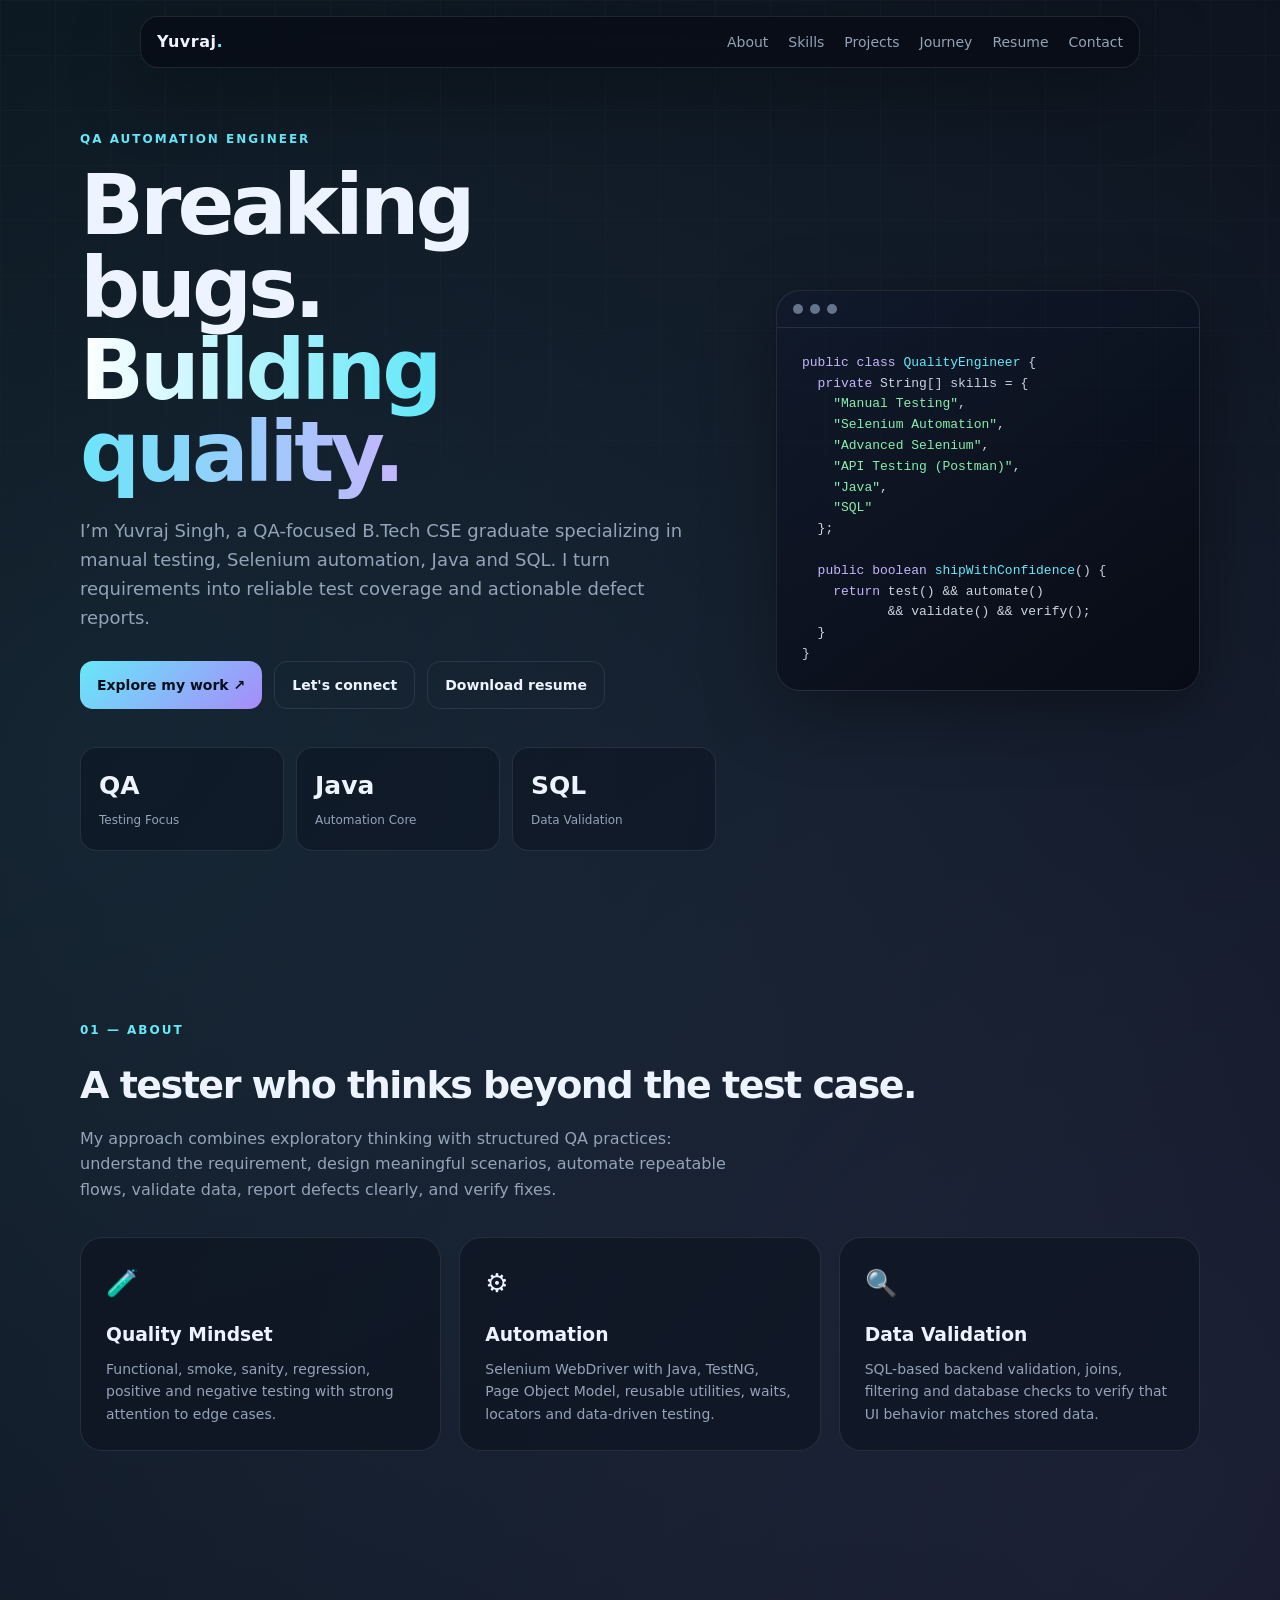
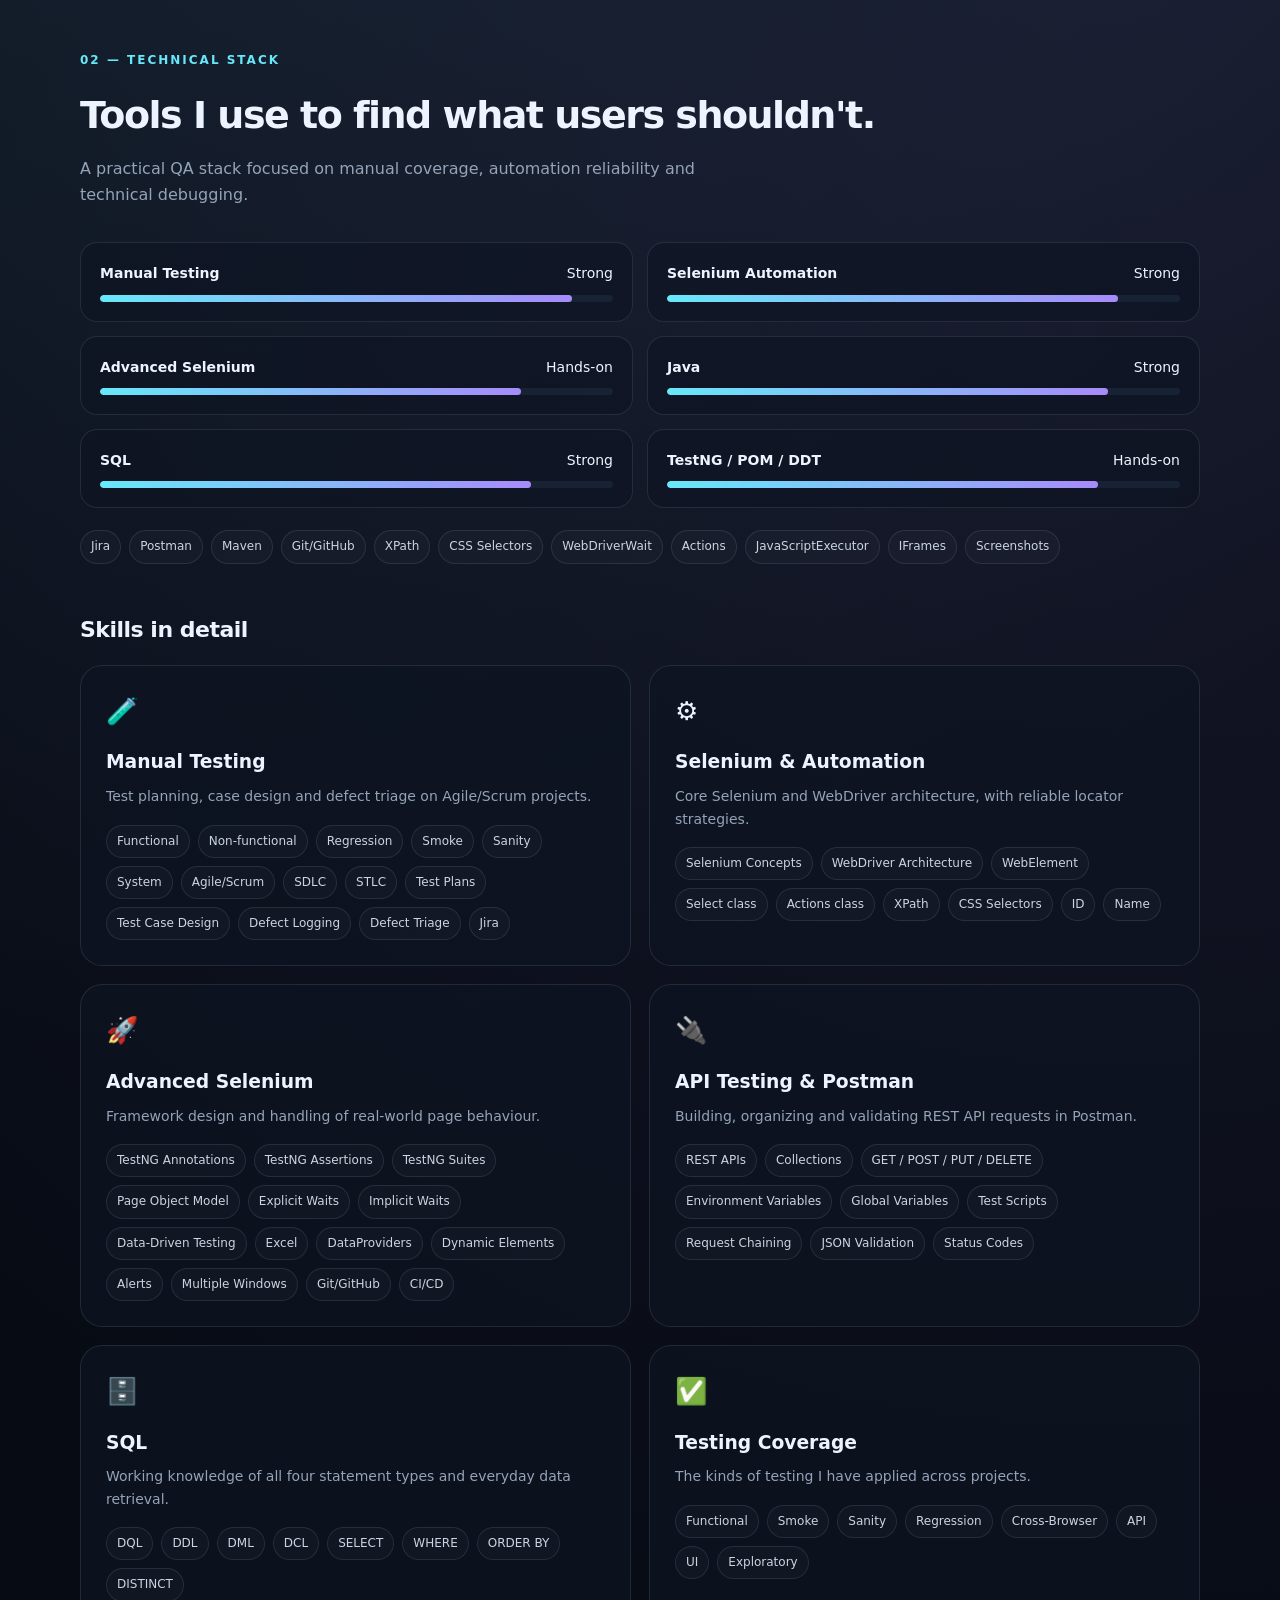
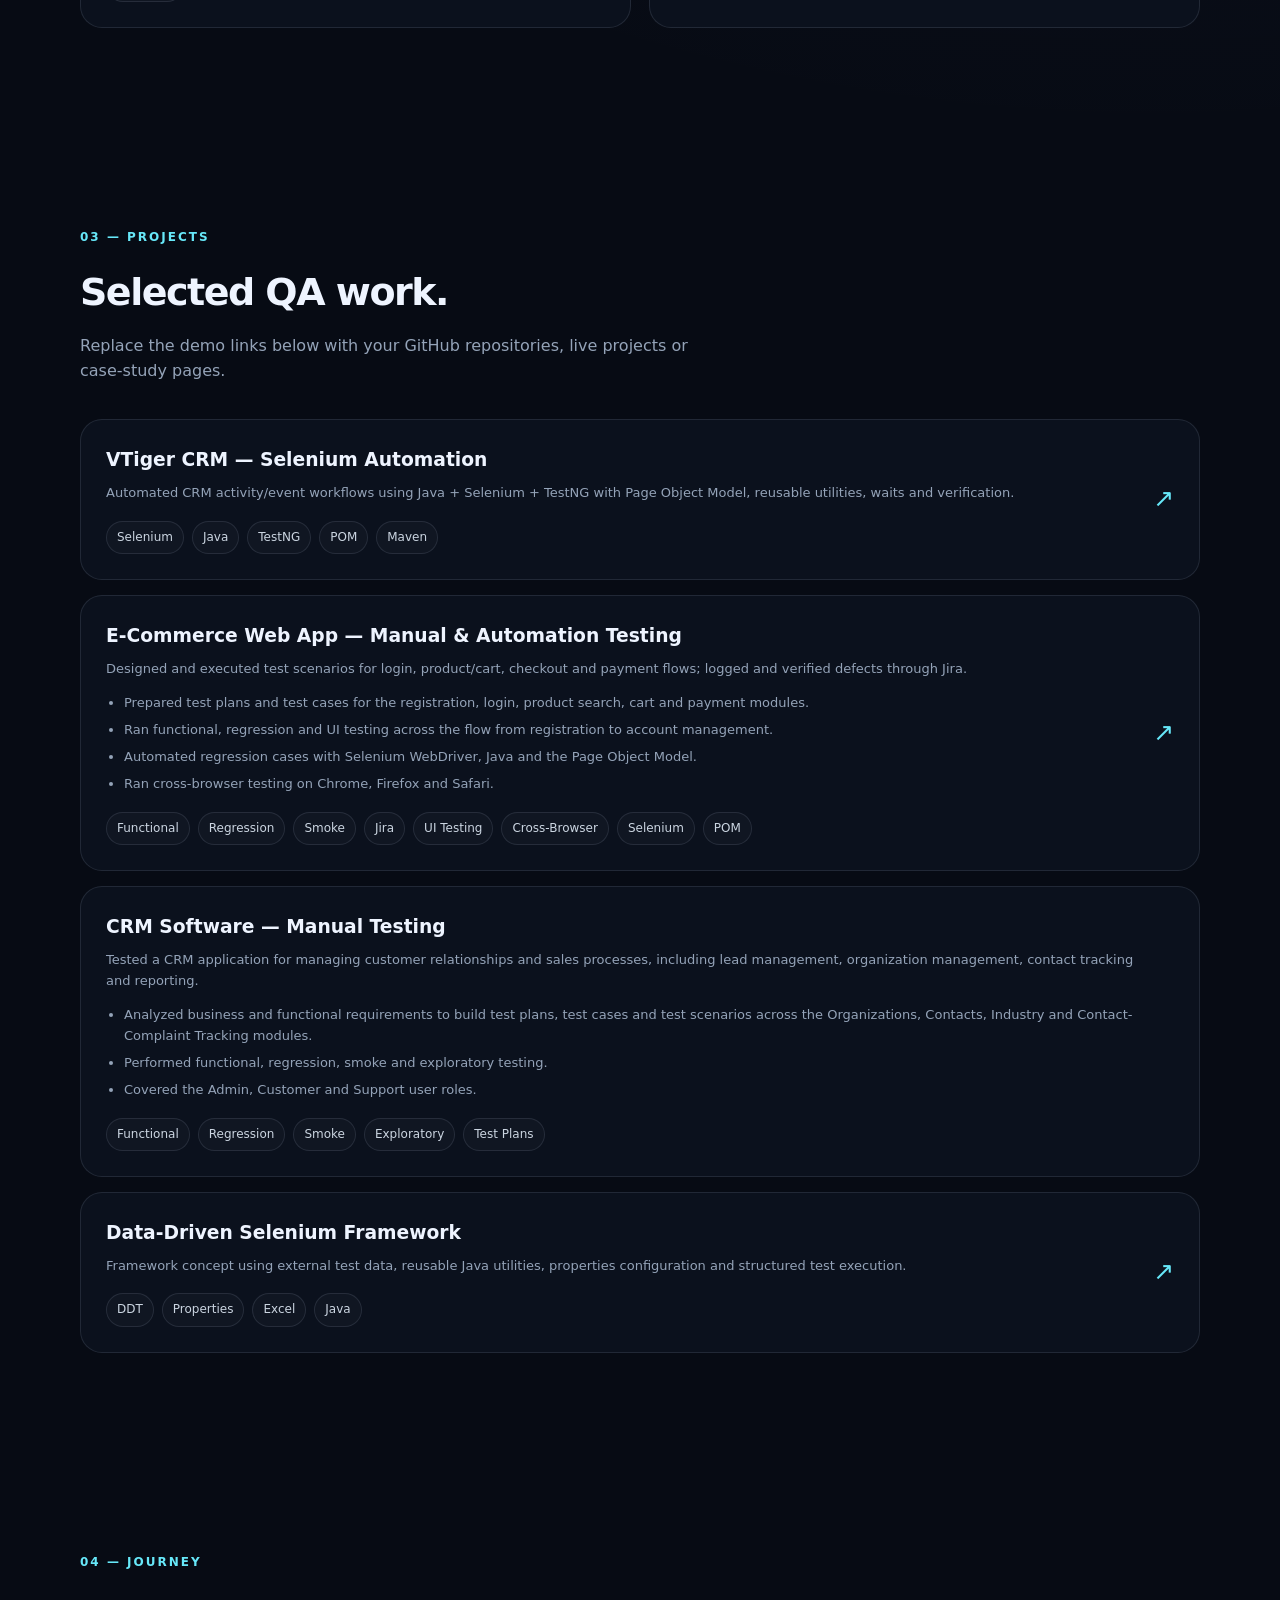
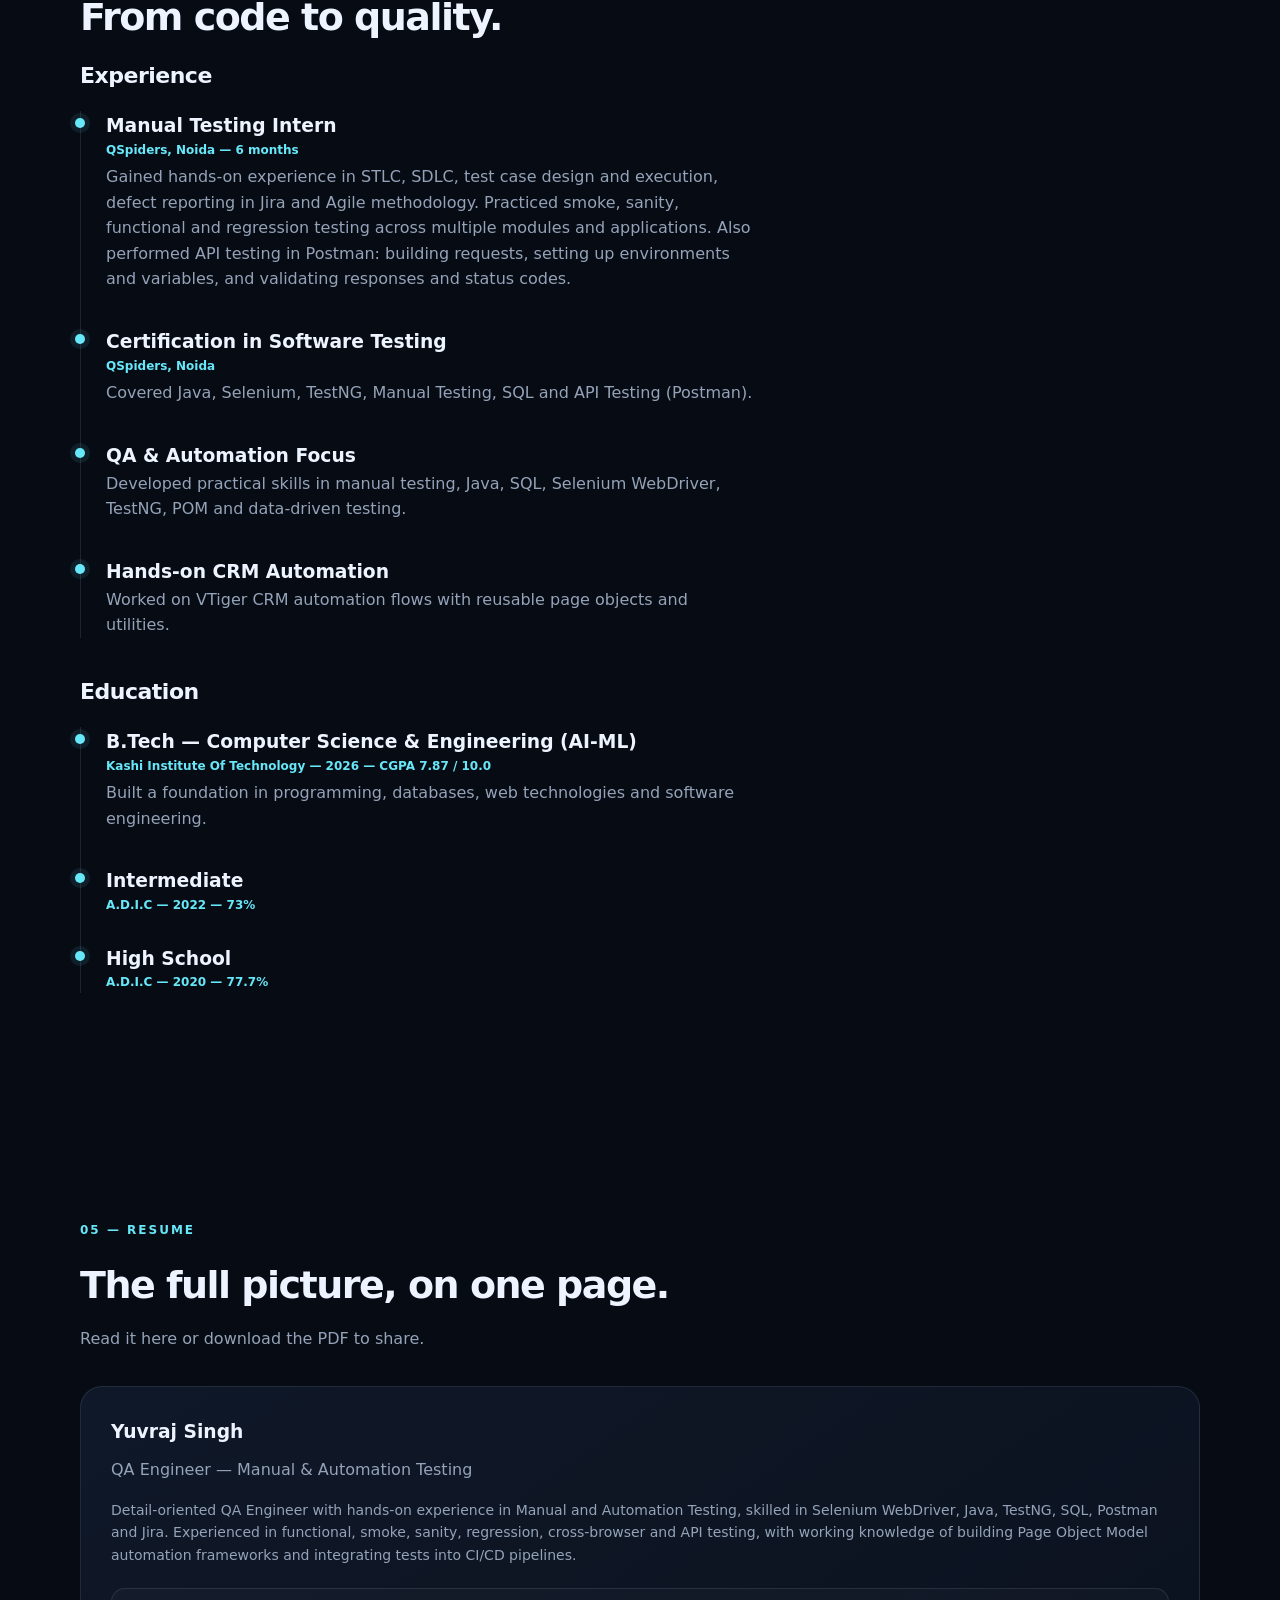
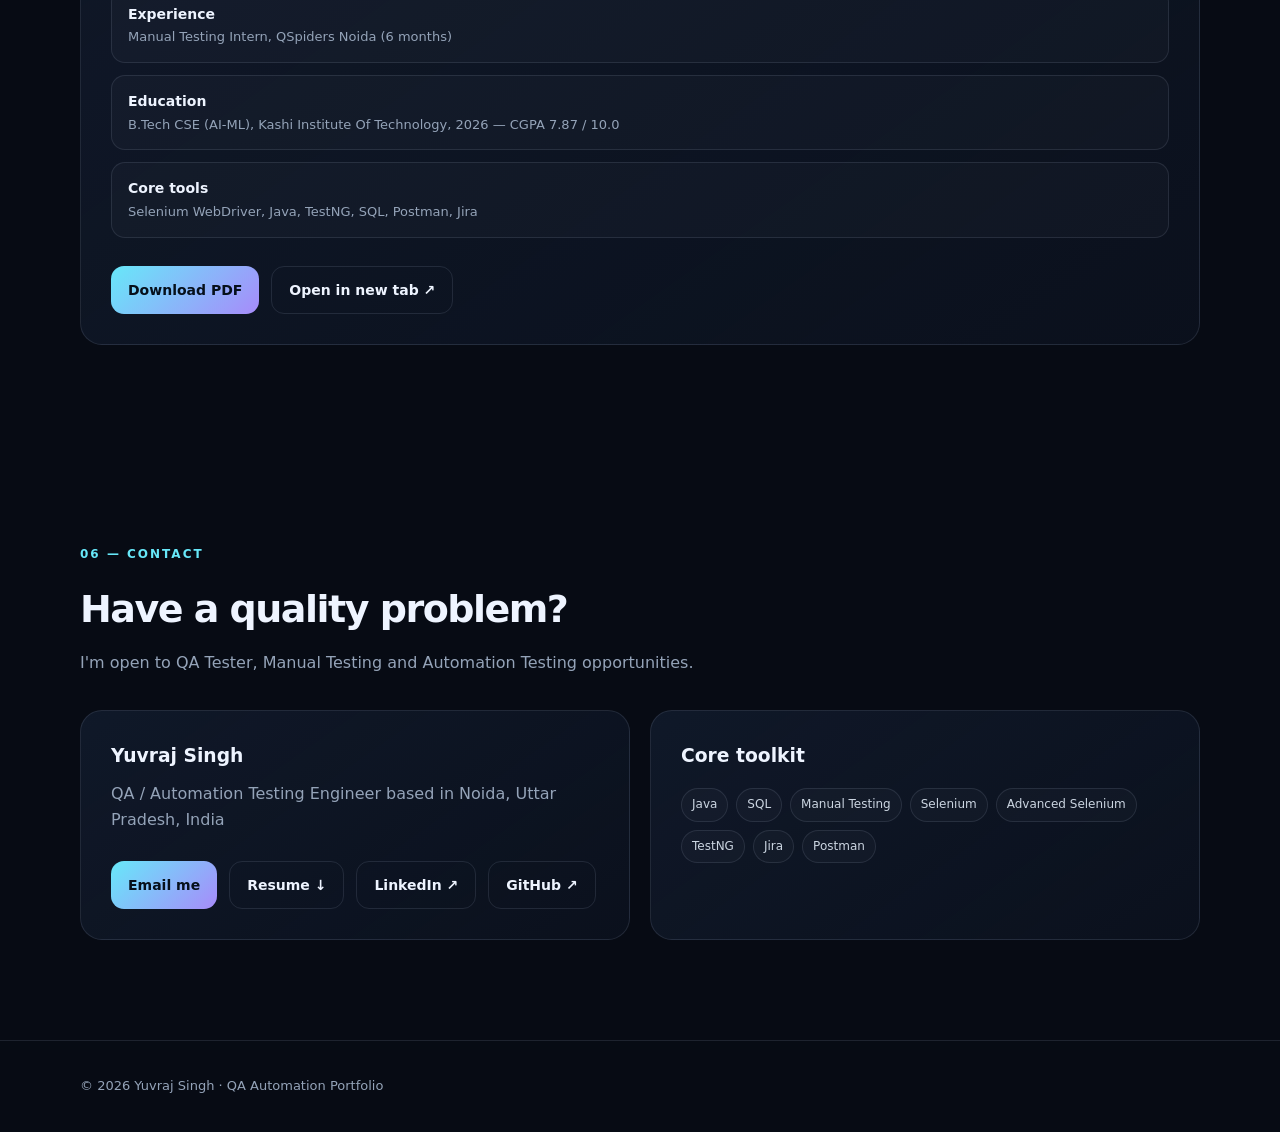
<file: index.html>
<!DOCTYPE html>
<html lang="en">

<head>
  <meta charset="UTF-8">
  <meta name="viewport" content="width=device-width, initial-scale=1.0">
  <meta name="description" content="Yuvraj Singh — QA Automation Engineer portfolio">
  <title>Yuvraj Singh | QA Automation Engineer</title>
  <style>
    :root {
      --bg: #070b14;
      --panel: #0d1422;
      --panel2: #111a2b;
      --text: #eef4ff;
      --muted: #94a3b8;
      --line: rgba(148, 163, 184, .16);
      --accent: #67e8f9;
      --accent2: #a78bfa;
      --success: #34d399;
      --shadow: 0 20px 70px rgba(0, 0, 0, .35);
      --radius: 22px;
    }

    * {
      box-sizing: border-box;
      margin: 0;
      padding: 0
    }

    html {
      scroll-behavior: smooth
    }

    body {
      font-family: Inter, ui-sans-serif, system-ui, -apple-system, Segoe UI, sans-serif;
      background:
        radial-gradient(circle at 10% 10%, rgba(103, 232, 249, .10), transparent 28%),
        radial-gradient(circle at 90% 20%, rgba(167, 139, 250, .11), transparent 30%), var(--bg);
      color: var(--text);
      line-height: 1.6;
      overflow-x: hidden
    }

    a {
      color: inherit;
      text-decoration: none
    }

    .container {
      width: min(1120px, 92%);
      margin: auto
    }

    nav {
      position: fixed;
      top: 16px;
      left: 50%;
      transform: translateX(-50%);
      z-index: 20;
      width: min(1000px, 92%);
      display: flex;
      justify-content: space-between;
      align-items: center;
      padding: 12px 16px;
      border: 1px solid var(--line);
      background: rgba(7, 11, 20, .72);
      backdrop-filter: blur(18px);
      border-radius: 18px;
      box-shadow: var(--shadow)
    }

    .logo {
      font-weight: 800;
      letter-spacing: .5px
    }

    .logo span {
      color: var(--accent)
    }

    .navlinks {
      display: flex;
      gap: 20px;
      font-size: 14px;
      color: var(--muted)
    }

    .navlinks a:hover {
      color: var(--text)
    }

    .btn {
      display: inline-flex;
      align-items: center;
      gap: 8px;
      padding: 12px 17px;
      border-radius: 13px;
      border: 1px solid var(--line);
      font-weight: 700;
      font-size: 14px;
      transition: .25s
    }

    .btn.primary {
      background: linear-gradient(135deg, var(--accent), var(--accent2));
      color: #06101b;
      border: 0
    }

    .btn:hover {
      transform: translateY(-2px);
      box-shadow: 0 10px 30px rgba(103, 232, 249, .16)
    }

    .hero {
      min-height: 100vh;
      display: grid;
      place-items: center;
      padding: 130px 0 70px;
      position: relative
    }

    .gridbg {
      position: absolute;
      inset: 0;
      background-image: linear-gradient(rgba(255, 255, 255, .025) 1px, transparent 1px),
        linear-gradient(90deg, rgba(255, 255, 255, .025) 1px, transparent 1px);
      background-size: 55px 55px;
      mask-image: linear-gradient(to bottom, black, transparent 85%);
      pointer-events: none
    }

    .hero-grid {
      display: grid;
      grid-template-columns: 1.2fr .8fr;
      gap: 60px;
      align-items: center
    }

    .eyebrow {
      color: var(--accent);
      font-weight: 800;
      letter-spacing: 2px;
      text-transform: uppercase;
      font-size: 12px;
      margin-bottom: 15px
    }

    h1 {
      font-size: clamp(45px, 7vw, 84px);
      line-height: .98;
      letter-spacing: -4px;
      margin-bottom: 24px
    }

    .gradient {
      background: linear-gradient(90deg, #fff, var(--accent), #c4b5fd);
      -webkit-background-clip: text;
      color: transparent
    }

    .hero p {
      max-width: 650px;
      color: var(--muted);
      font-size: 18px
    }

    .actions {
      display: flex;
      gap: 12px;
      flex-wrap: wrap;
      margin-top: 28px
    }

    .stats {
      display: grid;
      grid-template-columns: repeat(3, 1fr);
      gap: 12px;
      margin-top: 38px
    }

    .stat {
      padding: 18px;
      border: 1px solid var(--line);
      background: rgba(13, 20, 34, .6);
      border-radius: 16px
    }

    .stat b {
      display: block;
      font-size: 25px
    }

    .stat span {
      color: var(--muted);
      font-size: 12px
    }

    .codecard {
      border: 1px solid var(--line);
      background: linear-gradient(145deg, rgba(17, 26, 43, .95), rgba(7, 11, 20, .95));
      border-radius: 24px;
      box-shadow: var(--shadow);
      overflow: hidden;
      transform: rotate(2deg)
    }

    .window {
      padding: 13px 16px;
      border-bottom: 1px solid var(--line);
      display: flex;
      gap: 7px
    }

    .dot {
      width: 10px;
      height: 10px;
      border-radius: 50%;
      background: #64748b
    }

    .code {
      padding: 25px;
      font-family: ui-monospace, SFMono-Regular, Menlo, monospace;
      font-size: 13px;
      color: #cbd5e1
    }

    .c1 {
      color: #67e8f9
    }

    .c2 {
      color: #c4b5fd
    }

    .c3 {
      color: #86efac
    }

    .c4 {
      color: #f9a8d4
    }

    section {
      padding: 100px 0
    }

    .section-title {
      font-size: 38px;
      letter-spacing: -1.5px;
      margin-bottom: 10px
    }

    .section-sub {
      color: var(--muted);
      max-width: 650px;
      margin-bottom: 35px
    }

    .cards {
      display: grid;
      grid-template-columns: repeat(3, 1fr);
      gap: 18px
    }

    .card {
      background: rgba(13, 20, 34, .7);
      border: 1px solid var(--line);
      border-radius: var(--radius);
      padding: 25px;
      transition: .3s
    }

    .card:hover {
      transform: translateY(-7px);
      border-color: rgba(103, 232, 249, .35);
      box-shadow: var(--shadow)
    }

    .icon {
      font-size: 26px;
      margin-bottom: 15px
    }

    .card h3 {
      margin-bottom: 8px
    }

    .card p {
      color: var(--muted);
      font-size: 14px
    }

    .tags {
      display: flex;
      flex-wrap: wrap;
      gap: 8px;
      margin-top: 17px
    }

    .tag {
      padding: 6px 10px;
      border: 1px solid var(--line);
      border-radius: 999px;
      color: #cbd5e1;
      font-size: 12px;
      background: rgba(255, 255, 255, .025)
    }

    .skills {
      display: grid;
      grid-template-columns: 1fr 1fr;
      gap: 14px
    }

    .skill {
      padding: 19px;
      border: 1px solid var(--line);
      border-radius: 17px;
      background: rgba(13, 20, 34, .62)
    }

    .skilltop {
      display: flex;
      justify-content: space-between;
      margin-bottom: 10px;
      font-size: 14px
    }

    .bar {
      height: 7px;
      background: #172235;
      border-radius: 99px;
      overflow: hidden
    }

    .fill {
      height: 100%;
      width: var(--w);
      background: linear-gradient(90deg, var(--accent), var(--accent2));
      border-radius: 99px
    }

    .project {
      display: grid;
      grid-template-columns: 1fr auto;
      gap: 20px;
      align-items: center
    }

    .project+.project {
      margin-top: 15px
    }

    .project .mini {
      color: var(--muted);
      font-size: 13px
    }

    .project .arrow {
      font-size: 25px;
      color: var(--accent)
    }

    .timeline {
      border-left: 1px solid var(--line);
      padding-left: 25px
    }

    .timeitem {
      position: relative;
      margin-bottom: 28px
    }

    .timeitem:before {
      content: "";
      position: absolute;
      left: -31px;
      top: 7px;
      width: 10px;
      height: 10px;
      border-radius: 50%;
      background: var(--accent);
      box-shadow: 0 0 0 5px rgba(103, 232, 249, .09)
    }

    .contact {
      display: grid;
      grid-template-columns: 1fr 1fr;
      gap: 20px
    }

    .contactbox {
      padding: 30px;
      border: 1px solid var(--line);
      border-radius: var(--radius);
      background: linear-gradient(145deg, rgba(17, 26, 43, .9), rgba(13, 20, 34, .65))
    }

    footer {
      padding: 35px 0;
      border-top: 1px solid var(--line);
      color: var(--muted);
      font-size: 13px
    }

    .subhead {
      font-size: 22px;
      letter-spacing: -.5px;
      margin: 48px 0 18px
    }

    .skillgroups {
      display: grid;
      grid-template-columns: 1fr 1fr;
      gap: 18px
    }

    .points {
      margin: 14px 0 0 18px;
      color: var(--muted);
      font-size: 13px
    }

    .points li+li {
      margin-top: 6px
    }

    .meta {
      color: var(--accent);
      font-size: 12px;
      font-weight: 700;
      margin-bottom: 4px
    }

    .timeline+.subhead {
      margin-top: 36px
    }

    .resume-grid {
      display: grid;
      grid-template-columns: .9fr 1.1fr;
      gap: 20px;
      align-items: start
    }

    .facts {
      display: grid;
      gap: 12px;
      margin-top: 22px
    }

    .fact {
      padding: 14px 16px;
      border: 1px solid var(--line);
      border-radius: 14px;
      background: rgba(255, 255, 255, .025);
      font-size: 14px
    }

    .fact b {
      display: block
    }

    .fact span {
      color: var(--muted);
      font-size: 13px
    }

    .resume-preview {
      border: 1px solid var(--line);
      border-radius: var(--radius);
      overflow: hidden;
      background: var(--panel)
    }

    .resume-preview object {
      display: block;
      width: 100%;
      height: 700px
    }

    .resume-grid.no-preview {
      grid-template-columns: 1fr
    }

    .resume-grid.no-preview .resume-preview {
      display: none
    }

    .resume-fallback {
      padding: 30px;
      color: var(--muted);
      font-size: 14px
    }

    .reveal {
      opacity: 0;
      transform: translateY(25px);
      transition: .7s
    }

    .reveal.show {
      opacity: 1;
      transform: none
    }

    .mobile {
      display: none
    }

    @media(max-width:800px) {

      .hero-grid,
      .contact,
      .skills {
        grid-template-columns: 1fr
      }

      .cards {
        grid-template-columns: 1fr
      }

      .navlinks {
        display: none
      }

      .mobile {
        display: block
      }

      .codecard {
        transform: none
      }

      h1 {
        letter-spacing: -2px
      }

      .stats {
        grid-template-columns: 1fr 1fr
      }

      .hero {
        padding-top: 120px
      }

      .skillgroups,
      .resume-grid {
        grid-template-columns: 1fr
      }

      .resume-preview {
        display: none
      }
    }

    @media(max-width:480px) {
      .stats {
        grid-template-columns: 1fr
      }

      .actions .btn {
        width: 100%;
        justify-content: center
      }
    }
  </style>
</head>

<body>
  <nav>
    <a class="logo" href="#home">Yuvraj<span>.</span></a>
    <div class="navlinks">
      <a href="#about">About</a><a href="#skills">Skills</a><a href="#projects">Projects</a><a
        href="#journey">Journey</a><a href="#resume">Resume</a><a href="#contact">Contact</a>
    </div>
    <a class="btn primary mobile" href="#contact">Contact</a>
  </nav>

  <main id="home">
    <section class="hero">
      <div class="gridbg"></div>
      <div class="container hero-grid">
        <div class="reveal">
          <div class="eyebrow">QA Automation Engineer</div>
          <h1>Breaking bugs.<br><span class="gradient">Building quality.</span></h1>
          <p>I’m Yuvraj Singh, a QA-focused B.Tech CSE graduate specializing in manual testing, Selenium automation,
            Java and SQL. I turn requirements into reliable test coverage and actionable defect reports.</p>
          <div class="actions">
            <a class="btn primary" href="#projects">Explore my work ↗</a>
            <a class="btn" href="#contact">Let's connect</a>
            <a class="btn" href="YuvrajSingh_RESUME.pdf" download>Download resume</a>
          </div>
          <div class="stats">
            <div class="stat"><b>QA</b><span>Testing Focus</span></div>
            <div class="stat"><b>Java</b><span>Automation Core</span></div>
            <div class="stat"><b>SQL</b><span>Data Validation</span></div>
          </div>
        </div>
        <div class="codecard reveal">
          <div class="window"><i class="dot"></i><i class="dot"></i><i class="dot"></i></div>
          <pre class="code"><span class="c2">public class</span> <span class="c1">QualityEngineer</span> {
  <span class="c2">private</span> String[] skills = {
    <span class="c3">"Manual Testing"</span>,
    <span class="c3">"Selenium Automation"</span>,
    <span class="c3">"Advanced Selenium"</span>,
    <span class="c3">"API Testing (Postman)"</span>,
    <span class="c3">"Java"</span>,
    <span class="c3">"SQL"</span>
  };

  <span class="c2">public boolean</span> <span class="c1">shipWithConfidence</span>() {
    <span class="c2">return</span> test() && automate()
           && validate() && verify();
  }
}</pre>
        </div>
      </div>
    </section>

    <section id="about">
      <div class="container reveal">
        <div class="eyebrow">01 — About</div>
        <h2 class="section-title">A tester who thinks beyond the test case.</h2>
        <p class="section-sub">My approach combines exploratory thinking with structured QA practices: understand the
          requirement, design meaningful scenarios, automate repeatable flows, validate data, report defects clearly,
          and verify fixes.</p>
        <div class="cards">
          <article class="card">
            <div class="icon">🧪</div>
            <h3>Quality Mindset</h3>
            <p>Functional, smoke, sanity, regression, positive and negative testing with strong attention to edge cases.
            </p>
          </article>
          <article class="card">
            <div class="icon">⚙️</div>
            <h3>Automation</h3>
            <p>Selenium WebDriver with Java, TestNG, Page Object Model, reusable utilities, waits, locators and
              data-driven testing.</p>
          </article>
          <article class="card">
            <div class="icon">🔍</div>
            <h3>Data Validation</h3>
            <p>SQL-based backend validation, joins, filtering and database checks to verify that UI behavior matches
              stored data.</p>
          </article>
        </div>
      </div>
    </section>

    <section id="skills">
      <div class="container reveal">
        <div class="eyebrow">02 — Technical Stack</div>
        <h2 class="section-title">Tools I use to find what users shouldn't.</h2>
        <p class="section-sub">A practical QA stack focused on manual coverage, automation reliability and technical
          debugging.</p>
        <div class="skills">
          <div class="skill">
            <div class="skilltop"><b>Manual Testing</b><span>Strong</span></div>
            <div class="bar">
              <div class="fill" style="--w:92%"></div>
            </div>
          </div>
          <div class="skill">
            <div class="skilltop"><b>Selenium Automation</b><span>Strong</span></div>
            <div class="bar">
              <div class="fill" style="--w:88%"></div>
            </div>
          </div>
          <div class="skill">
            <div class="skilltop"><b>Advanced Selenium</b><span>Hands-on</span></div>
            <div class="bar">
              <div class="fill" style="--w:82%"></div>
            </div>
          </div>
          <div class="skill">
            <div class="skilltop"><b>Java</b><span>Strong</span></div>
            <div class="bar">
              <div class="fill" style="--w:86%"></div>
            </div>
          </div>
          <div class="skill">
            <div class="skilltop"><b>SQL</b><span>Strong</span></div>
            <div class="bar">
              <div class="fill" style="--w:84%"></div>
            </div>
          </div>
          <div class="skill">
            <div class="skilltop"><b>TestNG / POM / DDT</b><span>Hands-on</span></div>
            <div class="bar">
              <div class="fill" style="--w:84%"></div>
            </div>
          </div>
        </div>
        <div class="tags" style="margin-top:22px">
          <span class="tag">Jira</span><span class="tag">Postman</span><span class="tag">Maven</span><span
            class="tag">Git/GitHub</span><span class="tag">XPath</span><span class="tag">CSS Selectors</span><span
            class="tag">WebDriverWait</span><span class="tag">Actions</span><span
            class="tag">JavaScriptExecutor</span><span class="tag">IFrames</span><span class="tag">Screenshots</span>
        </div>
        <h3 class="subhead">Skills in detail</h3>
        <div class="skillgroups">
          <article class="card">
            <div class="icon">🧪</div>
            <h3>Manual Testing</h3>
            <p>Test planning, case design and defect triage on Agile/Scrum projects.</p>
            <div class="tags"><span class="tag">Functional</span><span class="tag">Non-functional</span><span
                class="tag">Regression</span><span class="tag">Smoke</span><span class="tag">Sanity</span><span
                class="tag">System</span><span class="tag">Agile/Scrum</span><span class="tag">SDLC</span><span
                class="tag">STLC</span><span class="tag">Test Plans</span><span class="tag">Test Case Design</span><span
                class="tag">Defect Logging</span><span class="tag">Defect Triage</span><span class="tag">Jira</span>
            </div>
          </article>
          <article class="card">
            <div class="icon">⚙️</div>
            <h3>Selenium &amp; Automation</h3>
            <p>Core Selenium and WebDriver architecture, with reliable locator strategies.</p>
            <div class="tags"><span class="tag">Selenium Concepts</span><span class="tag">WebDriver
                Architecture</span><span class="tag">WebElement</span><span class="tag">Select class</span><span
                class="tag">Actions class</span><span class="tag">XPath</span><span class="tag">CSS
                Selectors</span><span class="tag">ID</span><span class="tag">Name</span></div>
          </article>
          <article class="card">
            <div class="icon">🚀</div>
            <h3>Advanced Selenium</h3>
            <p>Framework design and handling of real-world page behaviour.</p>
            <div class="tags"><span class="tag">TestNG Annotations</span><span class="tag">TestNG Assertions</span><span
                class="tag">TestNG Suites</span><span class="tag">Page Object Model</span><span class="tag">Explicit
                Waits</span><span class="tag">Implicit Waits</span><span class="tag">Data-Driven Testing</span><span
                class="tag">Excel</span><span class="tag">DataProviders</span><span class="tag">Dynamic
                Elements</span><span class="tag">Alerts</span><span class="tag">Multiple Windows</span><span
                class="tag">Git/GitHub</span><span class="tag">CI/CD</span></div>
          </article>
          <article class="card">
            <div class="icon">🔌</div>
            <h3>API Testing &amp; Postman</h3>
            <p>Building, organizing and validating REST API requests in Postman.</p>
            <div class="tags"><span class="tag">REST APIs</span><span class="tag">Collections</span><span
                class="tag">GET / POST / PUT / DELETE</span><span class="tag">Environment Variables</span><span
                class="tag">Global Variables</span><span class="tag">Test Scripts</span><span class="tag">Request
                Chaining</span><span class="tag">JSON Validation</span><span class="tag">Status Codes</span></div>
          </article>
          <article class="card">
            <div class="icon">🗄️</div>
            <h3>SQL</h3>
            <p>Working knowledge of all four statement types and everyday data retrieval.</p>
            <div class="tags"><span class="tag">DQL</span><span class="tag">DDL</span><span class="tag">DML</span><span
                class="tag">DCL</span><span class="tag">SELECT</span><span class="tag">WHERE</span><span
                class="tag">ORDER BY</span><span class="tag">DISTINCT</span></div>
          </article>
          <article class="card">
            <div class="icon">✅</div>
            <h3>Testing Coverage</h3>
            <p>The kinds of testing I have applied across projects.</p>
            <div class="tags"><span class="tag">Functional</span><span class="tag">Smoke</span><span
                class="tag">Sanity</span><span class="tag">Regression</span><span class="tag">Cross-Browser</span><span
                class="tag">API</span><span class="tag">UI</span><span class="tag">Exploratory</span></div>
          </article>
        </div>
      </div>
    </section>

    <section id="projects">
      <div class="container reveal">
        <div class="eyebrow">03 — Projects</div>
        <h2 class="section-title">Selected QA work.</h2>
        <p class="section-sub">Replace the demo links below with your GitHub repositories, live projects or case-study
          pages.</p>
        <div class="card project">
          <div>
            <h3>VTiger CRM — Selenium Automation</h3>
            <p class="mini">Automated CRM activity/event workflows using Java + Selenium + TestNG with Page Object
              Model, reusable utilities, waits and verification.</p>
            <div class="tags"><span class="tag">Selenium</span><span class="tag">Java</span><span
                class="tag">TestNG</span><span class="tag">POM</span><span class="tag">Maven</span></div>
          </div><a href="https://github.com/Yuvraj9555/VTiger_CRM_By_Yuvraj" class="arrow">↗</a>
        </div>
        <div class="card project">
          <div>
            <h3>E-Commerce Web App — Manual &amp; Automation Testing</h3>
            <p class="mini">Designed and executed test scenarios for login, product/cart, checkout and payment flows;
              logged and verified defects through Jira.</p>
            <ul class="points">
              <li>Prepared test plans and test cases for the registration, login, product search, cart and payment
                modules.</li>
              <li>Ran functional, regression and UI testing across the flow from registration to account management.
              </li>
              <li>Automated regression cases with Selenium WebDriver, Java and the Page Object Model.</li>
              <li>Ran cross-browser testing on Chrome, Firefox and Safari.</li>
            </ul>
            <div class="tags"><span class="tag">Functional</span><span class="tag">Regression</span><span
                class="tag">Smoke</span><span class="tag">Jira</span><span class="tag">UI Testing</span><span
                class="tag">Cross-Browser</span><span class="tag">Selenium</span><span class="tag">POM</span></div>
          </div><a href="https://github.com/Yuvraj9555/java-selenium" class="arrow">↗</a>
        </div>
        <div class="card project">
          <div>
            <h3>CRM Software — Manual Testing</h3>
            <p class="mini">Tested a CRM application for managing customer relationships and sales processes, including
              lead management, organization management, contact tracking and reporting.</p>
            <ul class="points">
              <li>Analyzed business and functional requirements to build test plans, test cases and test scenarios
                across the Organizations, Contacts, Industry and Contact-Complaint Tracking modules.</li>
              <li>Performed functional, regression, smoke and exploratory testing.</li>
              <li>Covered the Admin, Customer and Support user roles.</li>
            </ul>
            <div class="tags"><span class="tag">Functional</span><span class="tag">Regression</span><span
                class="tag">Smoke</span><span class="tag">Exploratory</span><span class="tag">Test Plans</span></div>
          </div>
        </div>
        <div class="card project">
          <div>
            <h3>Data-Driven Selenium Framework</h3>
            <p class="mini">Framework concept using external test data, reusable Java utilities, properties
              configuration and structured test execution.</p>
            <div class="tags"><span class="tag">DDT</span><span class="tag">Properties</span><span
                class="tag">Excel</span><span class="tag">Java</span></div>
          </div><a href="https://github.com/Yuvraj9555/java-selenium/tree/master/src/test/java/DDT" class="arrow">↗</a>
        </div>
      </div>
    </section>

    <section id="journey">
      <div class="container reveal">
        <div class="eyebrow">04 — Journey</div>
        <h2 class="section-title">From code to quality.</h2>
        <h3 class="subhead" style="margin-top:0">Experience</h3>
        <div class="timeline">
          <div class="timeitem">
            <h3>Manual Testing Intern</h3>
            <div class="meta">QSpiders, Noida — 6 months</div>
            <p class="section-sub">Gained hands-on experience in STLC, SDLC, test case design and execution, defect
              reporting in Jira and Agile methodology. Practiced smoke, sanity, functional and regression testing across
              multiple modules and applications. Also performed API testing in Postman: building requests, setting up
              environments and variables, and validating responses and status codes.</p>
          </div>
          <div class="timeitem">
            <h3>Certification in Software Testing</h3>
            <div class="meta">QSpiders, Noida</div>
            <p class="section-sub">Covered Java, Selenium, TestNG, Manual Testing, SQL and API Testing (Postman).</p>
          </div>
          <div class="timeitem">
            <h3>QA & Automation Focus</h3>
            <p class="section-sub">Developed practical skills in manual testing, Java, SQL, Selenium WebDriver, TestNG,
              POM and data-driven testing.</p>
          </div>
          <div class="timeitem">
            <h3>Hands-on CRM Automation</h3>
            <p class="section-sub">Worked on VTiger CRM automation flows with reusable page objects and utilities.</p>
          </div>
        </div>
        <h3 class="subhead">Education</h3>
        <div class="timeline">
          <div class="timeitem">
            <h3>B.Tech — Computer Science & Engineering (AI-ML)</h3>
            <div class="meta">Kashi Institute Of Technology — 2026 — CGPA 7.87 / 10.0</div>
            <p class="section-sub">Built a foundation in programming, databases, web technologies and software
              engineering.</p>
          </div>
          <div class="timeitem">
            <h3>Intermediate</h3>
            <div class="meta">A.D.I.C — 2022 — 73%</div>
          </div>
          <div class="timeitem">
            <h3>High School</h3>
            <div class="meta">A.D.I.C — 2020 — 77.7%</div>
          </div>
        </div>
      </div>
    </section>

    <section id="resume">
      <div class="container reveal">
        <div class="eyebrow">05 — Resume</div>
        <h2 class="section-title">The full picture, on one page.</h2>
        <p class="section-sub">Read it here or download the PDF to share.</p>
        <div class="resume-grid">
          <div class="contactbox">
            <h3>Yuvraj Singh</h3>
            <p style="color:var(--muted);margin:10px 0 0">QA Engineer — Manual &amp; Automation Testing</p>
            <p style="color:var(--muted);font-size:14px;margin-top:16px">Detail-oriented QA Engineer with hands-on
              experience in Manual and Automation Testing, skilled in Selenium WebDriver, Java, TestNG, SQL, Postman and
              Jira. Experienced in functional, smoke, sanity, regression, cross-browser and API testing, with working
              knowledge of building Page Object Model automation frameworks and integrating tests into CI/CD
              pipelines.</p>
            <div class="facts">
              <div class="fact"><b>Experience</b><span>Manual Testing Intern, QSpiders Noida (6 months)</span></div>
              <div class="fact"><b>Education</b><span>B.Tech CSE (AI-ML), Kashi Institute Of Technology, 2026 — CGPA
                  7.87 / 10.0</span></div>
              <div class="fact"><b>Core tools</b><span>Selenium WebDriver, Java, TestNG, SQL, Postman, Jira</span></div>
            </div>
            <div class="actions">
              <a class="btn primary" href="YuvrajSingh_RESUME.pdf" download>Download PDF</a>
              <a class="btn" href="YuvrajSingh_RESUME.pdf" target="_blank" rel="noopener">Open in new tab ↗</a>
            </div>
          </div>
          <div class="resume-preview">
            <object data="YuvrajSingh_RESUME.pdf#view=FitH" type="application/pdf" aria-label="Yuvraj Singh resume">
              <div class="resume-fallback">Your browser can't show the PDF here. Use the buttons to open or download
                it.</div>
            </object>
          </div>
        </div>
      </div>
    </section>

    <section id="contact">
      <div class="container reveal">
        <div class="eyebrow">06 — Contact</div>
        <h2 class="section-title">Have a quality problem?</h2>
        <p class="section-sub">I'm open to QA Tester, Manual Testing and Automation Testing opportunities.</p>
        <div class="contact">
          <div class="contactbox">
            <h3>Yuvraj Singh</h3>
            <p style="color:var(--muted);margin:10px 0 20px">QA / Automation Testing Engineer based in Noida, Uttar
              Pradesh, India</p>
            <div class="actions"><a class="btn primary" href="mailto:ys608836@gmail.com">Email me</a><a class="btn"
                href="YuvrajSingh_RESUME.pdf" download>Resume ↓</a><a class="btn"
                href="https://www.linkedin.com/in/yuvraj-singh-b6b943287/" target="_blank">LinkedIn ↗</a><a class="btn"
                href="https://github.com/Yuvraj9555/java-selenium" target="_blank">GitHub ↗</a></div>
          </div>
          <div class="contactbox">
            <h3>Core toolkit</h3>
            <div class="tags"><span class="tag">Java</span><span class="tag">SQL</span><span class="tag">Manual
                Testing</span><span class="tag">Selenium</span><span class="tag">Advanced Selenium</span><span
                class="tag">TestNG</span><span class="tag">Jira</span><span class="tag">Postman</span></div>
          </div>
        </div>
      </div>
    </section>
  </main>
  <footer>
    <div class="container">© <span id="year"></span> Yuvraj Singh · QA Automation Portfolio</div>
  </footer>
  <script>
    document.getElementById('year').textContent = new Date().getFullYear();
    if (navigator.pdfViewerEnabled === false) document.querySelector('.resume-grid').classList.add('no-preview');
    const observer = new IntersectionObserver(entries => entries.forEach(e => { if (e.isIntersecting) e.target.classList.add('show'); }), { threshold: .12 });
    document.querySelectorAll('.reveal').forEach(el => observer.observe(el));
  </script>
</body>

</html>
</file>
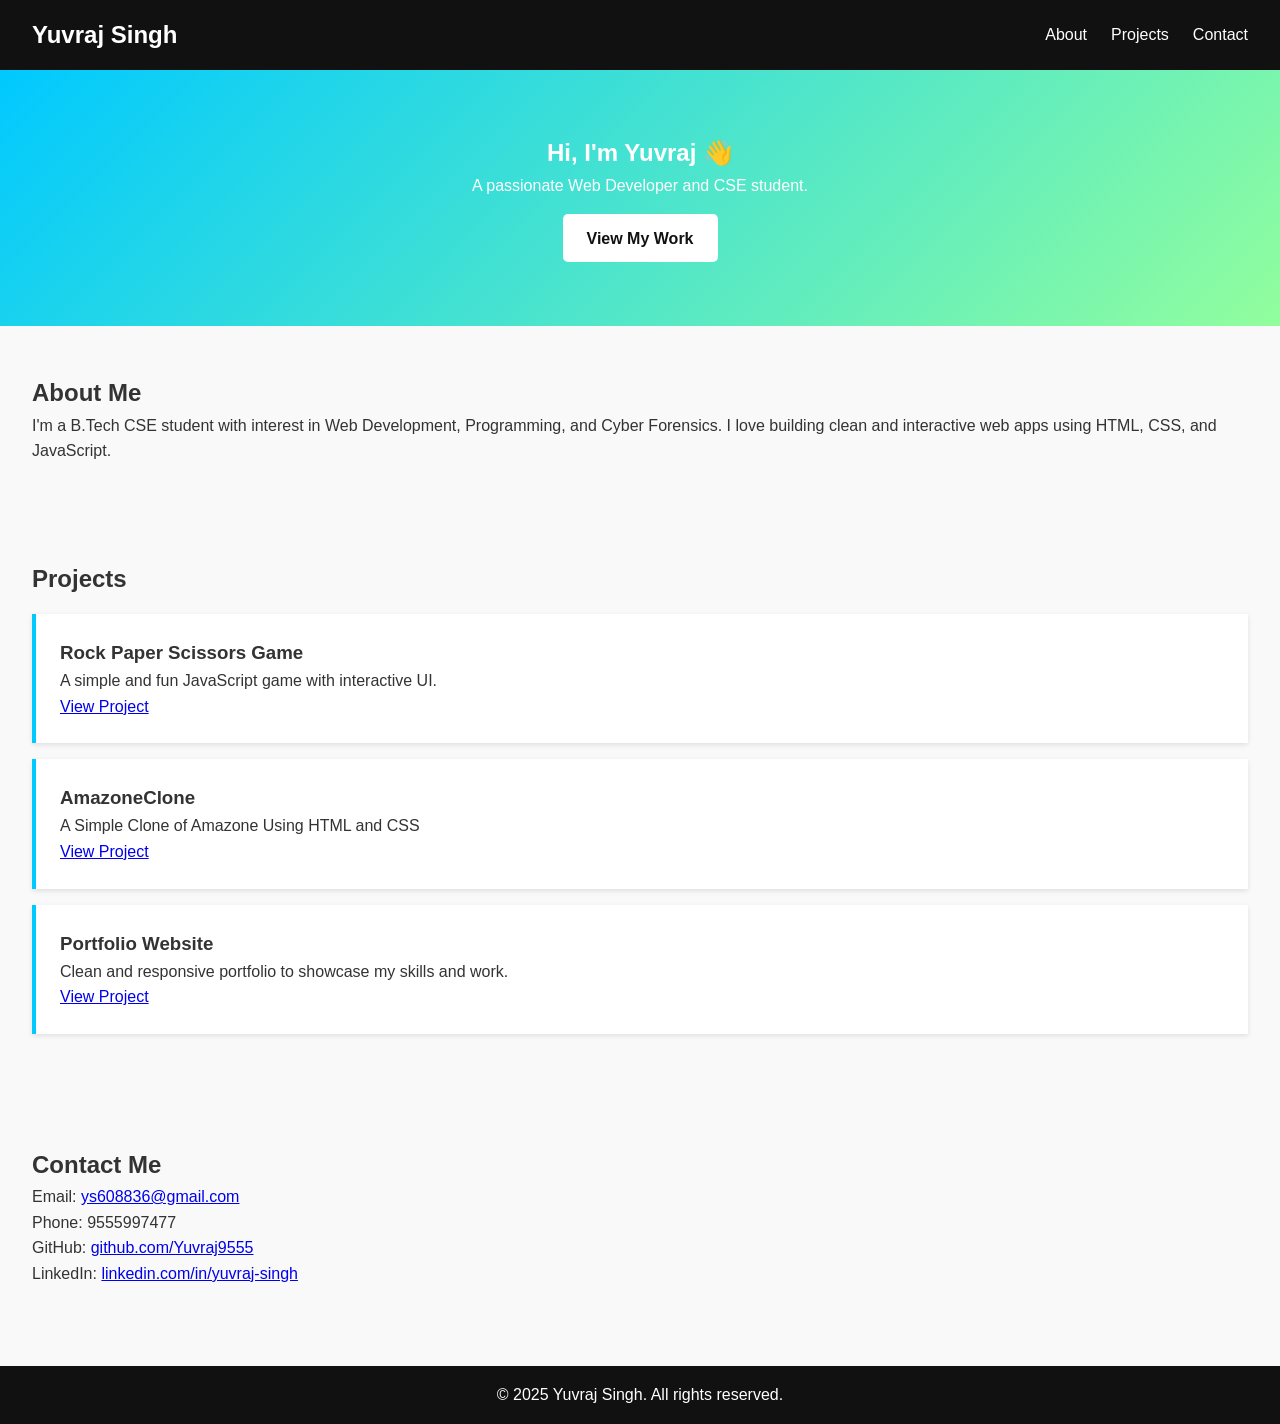
<file: Portfolio/index.html>
<!DOCTYPE html>
<html lang="en">

<head>
    <meta charset="UTF-8" />
    <meta name="viewport" content="width=device-width, initial-scale=1.0" />
    <title>Yuvraj Singh | Portfolio</title>
    <link rel="stylesheet" href="style.css" />
</head>

<body>
    <header>
        <nav>
            <h1>Yuvraj Singh</h1>
            <ul>
                <li><a href="#about">About</a></li>
                <li><a href="#projects">Projects</a></li>
                <li><a href="#contact">Contact</a></li>
            </ul>
        </nav>
    </header>

    <section id="hero">
        <h2>Hi, I'm Yuvraj 👋</h2>
        <p>A passionate Web Developer and CSE student.</p>
        <a href="#projects" class="btn">View My Work</a>
    </section>

    <section id="about">
        <h2>About Me</h2>
        <p>
            I'm a B.Tech CSE student with interest in Web Development, Programming,
            and Cyber Forensics. I love building clean and interactive web apps using
            HTML, CSS, and JavaScript.
        </p>
    </section>

    <section id="projects">
        <h2>Projects</h2>
        <div class="project">
            <h3>Rock Paper Scissors Game</h3>
            <p>A simple and fun JavaScript game with interactive UI.</p>
            <a href="https://github.com/Yuvraj9555/Rock-Paper-Scissor" target="_blank">View Project</a>
        </div>
        <div class="project">
            <h3>AmazoneClone</h3>
            <p>A Simple Clone of Amazone Using HTML and CSS</p>
            <a href="https://github.com/Yuvraj9555/Amazon-Clone" target="_blank">View Project</a>
        </div>
        <div class="project">
            <h3>Portfolio Website</h3>
            <p>Clean and responsive portfolio to showcase my skills and work.</p>
            <a href="https://github.com/Yuvraj9555/Portfolio" target="_blank">View Project</a>
        </div>
        <!-- Add more projects here -->
    </section>

    <section id="contact">
        <h2>Contact Me</h2>
        <p>Email: <a href="mailto:ys608836@gmail.com">ys608836@gmail.com</a></p>
        <p>Phone: 9555997477</p>
        <p>GitHub: <a href="https://github.com/Yuvraj9555" target="_blank">github.com/Yuvraj9555</a></p>
        <p>LinkedIn: <a href="https://linkedin.com/in/yuvraj-singh-b6b943287" target="_blank">linkedin.com/in/yuvraj-singh</a></p>
    </section>

    <footer>
        <p>&copy; 2025 Yuvraj Singh. All rights reserved.</p>
    </footer>

    <script src="script.js"></script>
</body>

</html>
</file>
<file: Portfolio/style.css>
* {
    margin: 0;
    padding: 0;
    box-sizing: border-box;
}

body {
    font-family: "Segoe UI", sans-serif;
    line-height: 1.6;
    background: #f9f9f9;
    color: #333;
}

header {
    background: #111;
    color: #fff;
    padding: 1rem 2rem;
}

nav {
    display: flex;
    justify-content: space-between;
    align-items: center;
}

nav ul {
    display: flex;
    list-style: none;
}

nav li {
    margin-left: 1.5rem;
}

nav a {
    color: #fff;
    text-decoration: none;
}

#hero {
    text-align: center;
    padding: 4rem 2rem;
    background: linear-gradient(135deg, #00c9ff, #92fe9d);
    color: #fff;
}

#hero .btn {
    background: #fff;
    color: #111;
    padding: 0.7rem 1.5rem;
    border-radius: 5px;
    display: inline-block;
    margin-top: 1rem;
    text-decoration: none;
    font-weight: bold;
}

section {
    padding: 3rem 2rem;
}

.project {
    background: #fff;
    padding: 1.5rem;
    margin: 1rem 0;
    border-left: 4px solid #00c9ff;
    box-shadow: 0 2px 5px rgba(0, 0, 0, 0.1);
}

footer {
    background: #111;
    color: #fff;
    text-align: center;
    padding: 1rem;
    margin-top: 2rem;
}
</file>
